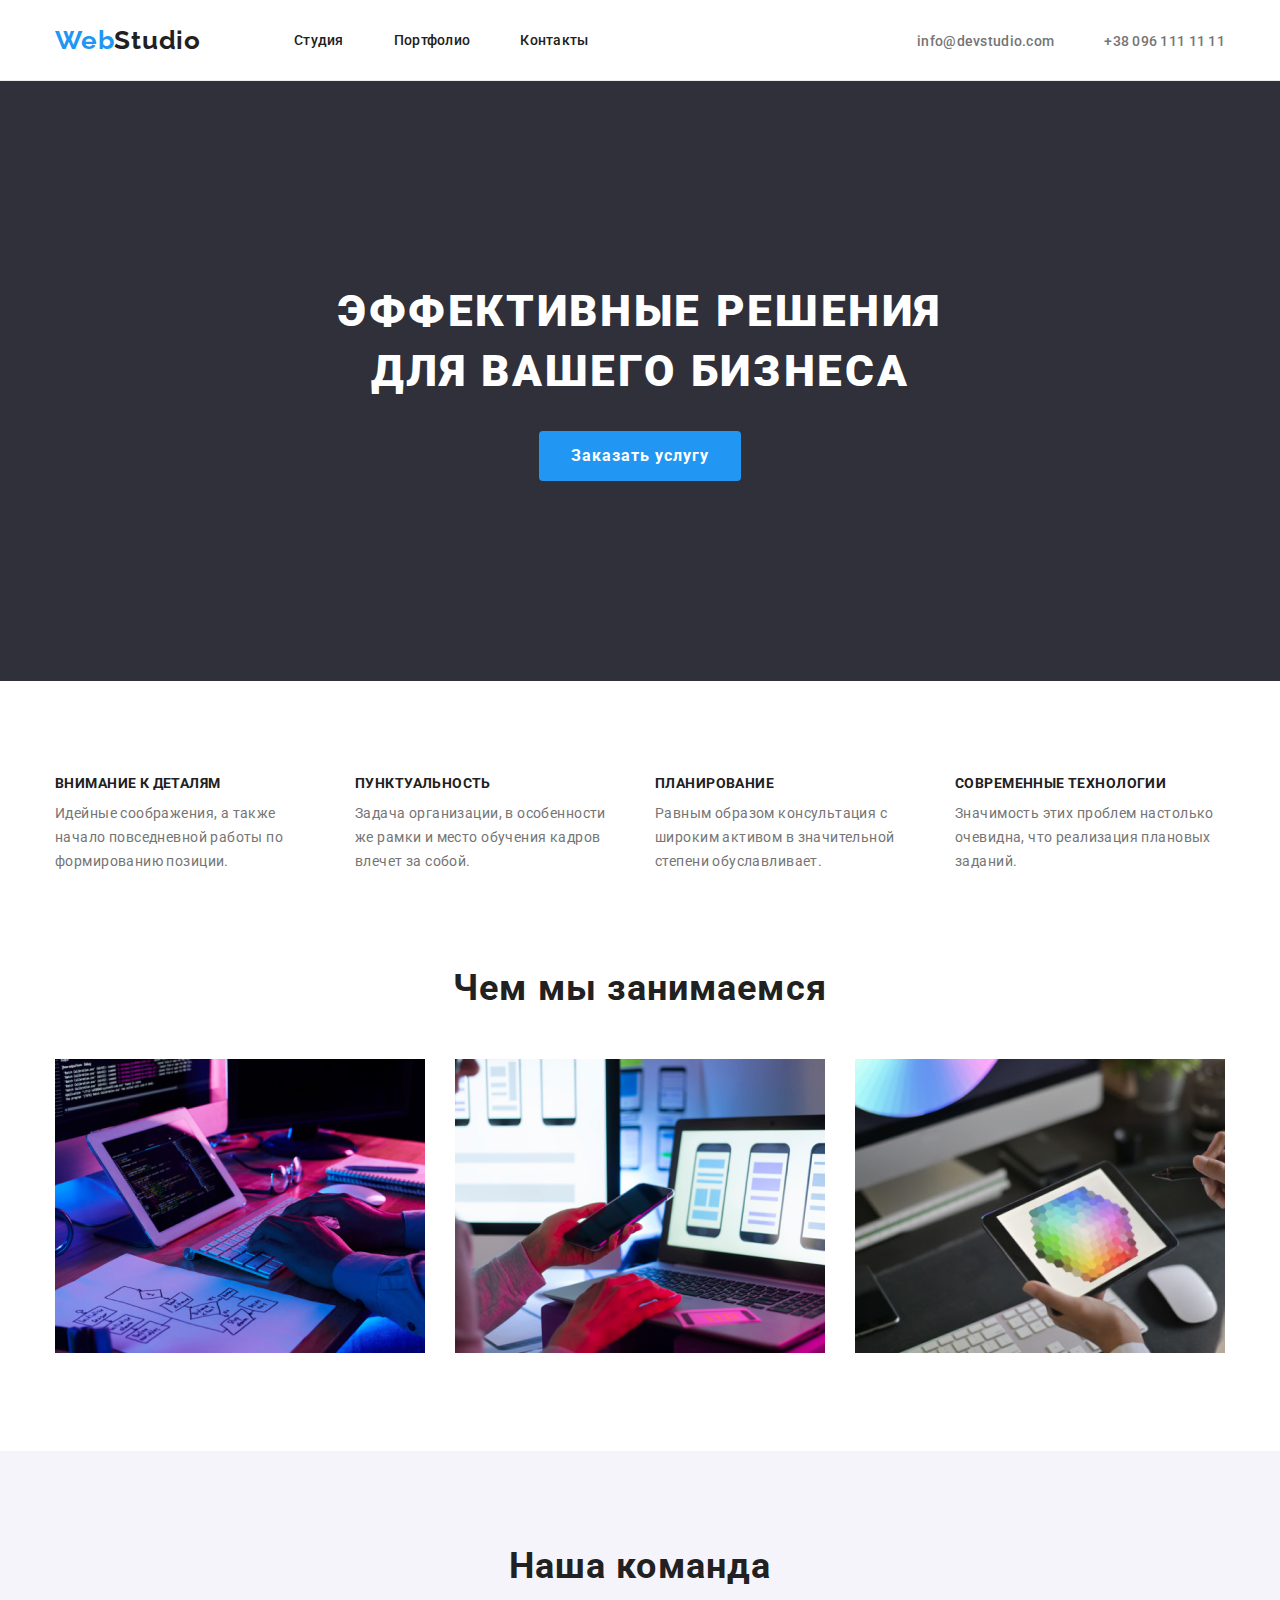
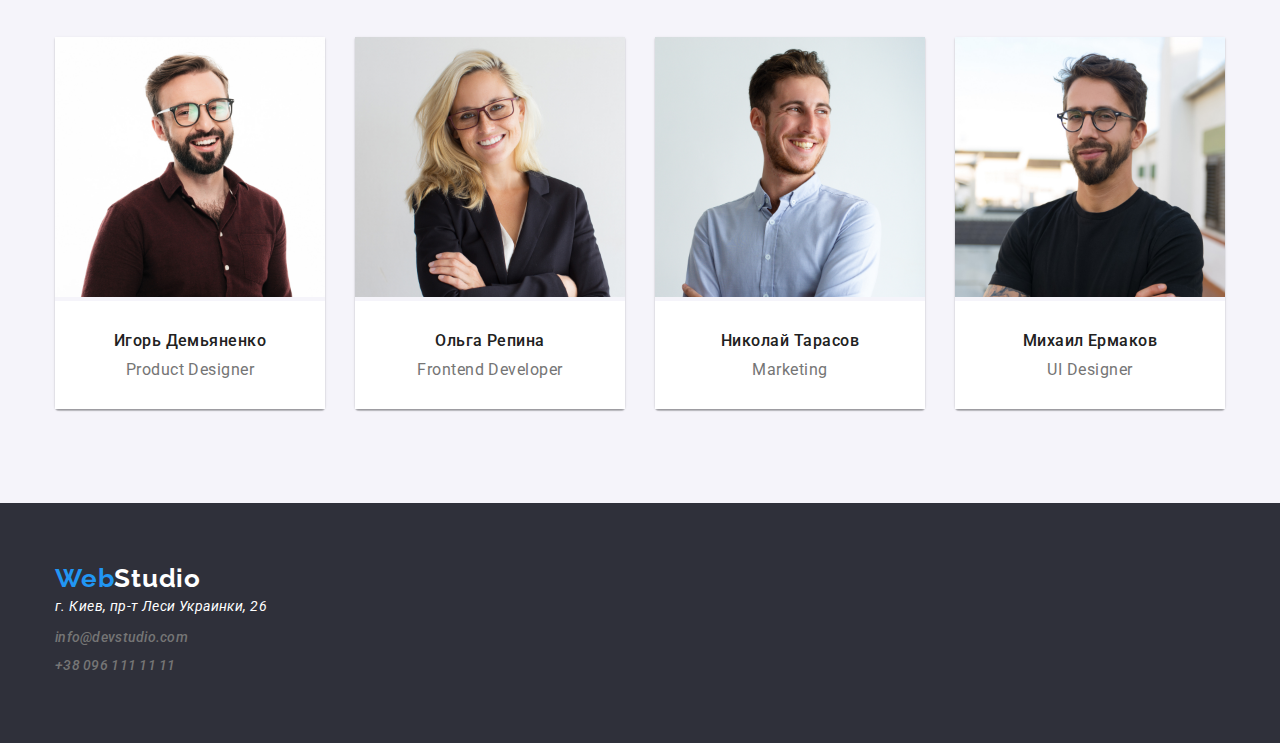
<file: index.html>
<!DOCTYPE html>
<html lang="ru">

<head>
    <meta charset="UTF-8">
    <meta http-equiv="X-UA-Compatible" content="IE=edge">
    <meta name="viewport" content="width=device-width, initial-scale=1.0">
    <title>Web Studio</title>
    <link rel="preconnect" href="https://fonts.googleapis.com">
    <link rel="preconnect" href="https://fonts.gstatic.com" crossorigin>
    <link
        href="https://fonts.googleapis.com/css2?family=Raleway:wght@700&family=Roboto:wght@400;500;700;900&display=swap"
        rel="stylesheet">
    <link rel="stylesheet" href="https://cdnjs.cloudflare.com/ajax/libs/modern-normalize/1.1.0/modern-normalize.min.css"
        integrity="sha512-wpPYUAdjBVSE4KJnH1VR1HeZfpl1ub8YT/NKx4PuQ5NmX2tKuGu6U/JRp5y+Y8XG2tV+wKQpNHVUX03MfMFn9Q=="
        crossorigin="anonymous" referrerpolicy="no-referrer" />
        <link rel="stylesheet" href="./css/style.css">
</head>

<body>
    <!--Шапка-->
    <header class="header">
        <div class="container header-container">
            <nav class="nav-page">
                <a href="./index.html" class="logo"> Web<span class="black-logo">Studio</span></a>
                <ul class="list">
                    <li class="header-item"><a href="./index.html" class="header-link">Студия</a></li>
                    <li class="header-item"><a href="./portfolio.html" class="header-link">Портфолио</a></li>
                    <li class="header-item"><a href="" class="header-link">Контакты</a></li>
                </ul>
            </nav>
            <ul class="contacts">
                <li class="contacts-item"><a href="mailto:info@devstudio.com"
                        class="contacts-link">info@devstudio.com</a></li>
                <li class="contacts-item"><a href="tel:+380961111111" class="contacts-link">+38 096 111 11 11</a></li>
            </ul>
        </div>
    </header>
    <main>
        <div>
            <section class="hero">
                <div class="container">
                <h1 class="hero-title">Эффективные решения для вашего бизнеса</h1>
                <button type="button" class="hero-button"> Заказать услугу</button>
                </div>
            </section>
        </div>
        <!--Особенности кампании -->
        <section class="section peculiarities-section">
            <h2 class="hide">Особенности</h2>
            <div class="container">
                <ul class="peculiarities-list">
                    <li class="peculiarities-item">
                        <h3 class="peculiarities-item-title">Внимание к деталям</h3>
                        <p class="peculiarities-item-text">Идейные соображения, а также начало повседневной работы по
                            формированию позиции.</p>
                    </li>
                    <li class="peculiarities-item">
                        <h3 class="peculiarities-item-title">Пунктуальность</h3>
                        <p class="peculiarities-item-text">Задача организации, в особенности же рамки и место обучения
                            кадров влечет за собой.</p>
                    </li>
                    <li class="peculiarities-item">
                        <h3 class="peculiarities-item-title">Планирование</h3>
                        <p class="peculiarities-item-text">Равным образом консультация с широким активом в значительной
                            степени обуславливает.</p>
                    </li>
                    <li class="peculiarities-item">
                        <h3 class="peculiarities-item-title">Современные технологии</h3>
                        <p class="peculiarities-item-text">Значимость этих проблем настолько очевидна, что реализация
                            плановых заданий.</p>
                    </li>
                </ul>
            </div>
        </section>
        <!--Род деятельности-->
        <section class="section occupation-section">
            <h2 class="occupation-title">Чем мы занимаемся</h2>
            <div class="container">
                <ul class="occupation-list">
                    <li class="occupation-item"><img src="./images/box1.jpg" alt="программирование" width="370"
                            height="294"></li>
                    <li class="occupation-item"><img src="./images/box2.jpg" alt="разработка мобильного приложения"
                            width="370" height="294"></li>
                    <li class="occupation-item"><img src="./images/box3.jpg" alt="Графический дизайн" width="370"
                            height="294"></li>
                </ul>
            </div>
        </section>

        <!--Наша команда-->
        <section class="section team-section">
            <h2 class="team-title">Наша команда</h2>
            <div class="container">
                <ul class="team-list">
                    <li class="team-item">
                        <img src="./images/product-designer.jpg" alt="Product Designer" width="270" height="260">
                        <div class="employee-content">
                            <h3 class="employee">Игорь Демьяненко</h3>
                            <p class="position" lang="en">Product Designer</p>
                        </div>
                        
                    </li>
                    <li class="team-item">
                        <img src="./images/frontend-developer.jpg" alt="Frontend Developer" width="270" height="260">
                        <div class="employee-content">
                            <h3 class="employee">Ольга Репина</h3>
                            <p class="position" lang="en">Frontend Developer</p>
                        </div>
                     
                    </li>
                    <li class="team-item">
                        <img src="./images/marketng.jpg" alt="Marketing" width="270" height="260">
                        <div class="employee-content">
                            <h3 class="employee">Николай Тарасов</h3>
                            <p class="position" lang="en">Marketing</p>
                        </div>
                        
                    </li>
                    <li class="team-item">
                        <img src="./images/ui-designer.jpg" alt="UI Designer" width="270" height="260">
                        <div class="employee-content">
                            <h3 class="employee">Михаил Ермаков</h3>
                            <p class="position" lang="en">UI Designer</p>
                        </div>
                      
                    </li>
                </ul>
            </div>
        </section>
    </main>
    <!--Подвал-->
    <footer class="footer"> 
        <div class="container">
        <a href="./index.html" class="logo footer-logo"> Web<span class="white-logo">Studio</span></a>
        <address>
            <p class="actual-address">г. Киев, пр-т Леси Украинки, 26 </p>
            <ul>
                <li class="contacts-item footer-contacts-item"><a href="mailto:info@devstudio.com" class="contacts-link">info@devstudio.com</a></li>
                <li class="contacts-item footer-contacts-item"><a href="tel:+380961111111" class="contacts-link">+38 096 111 11 11</a></li>
            </ul>
        </address>
        </div>
    </footer>

</body>

</html>
</file>
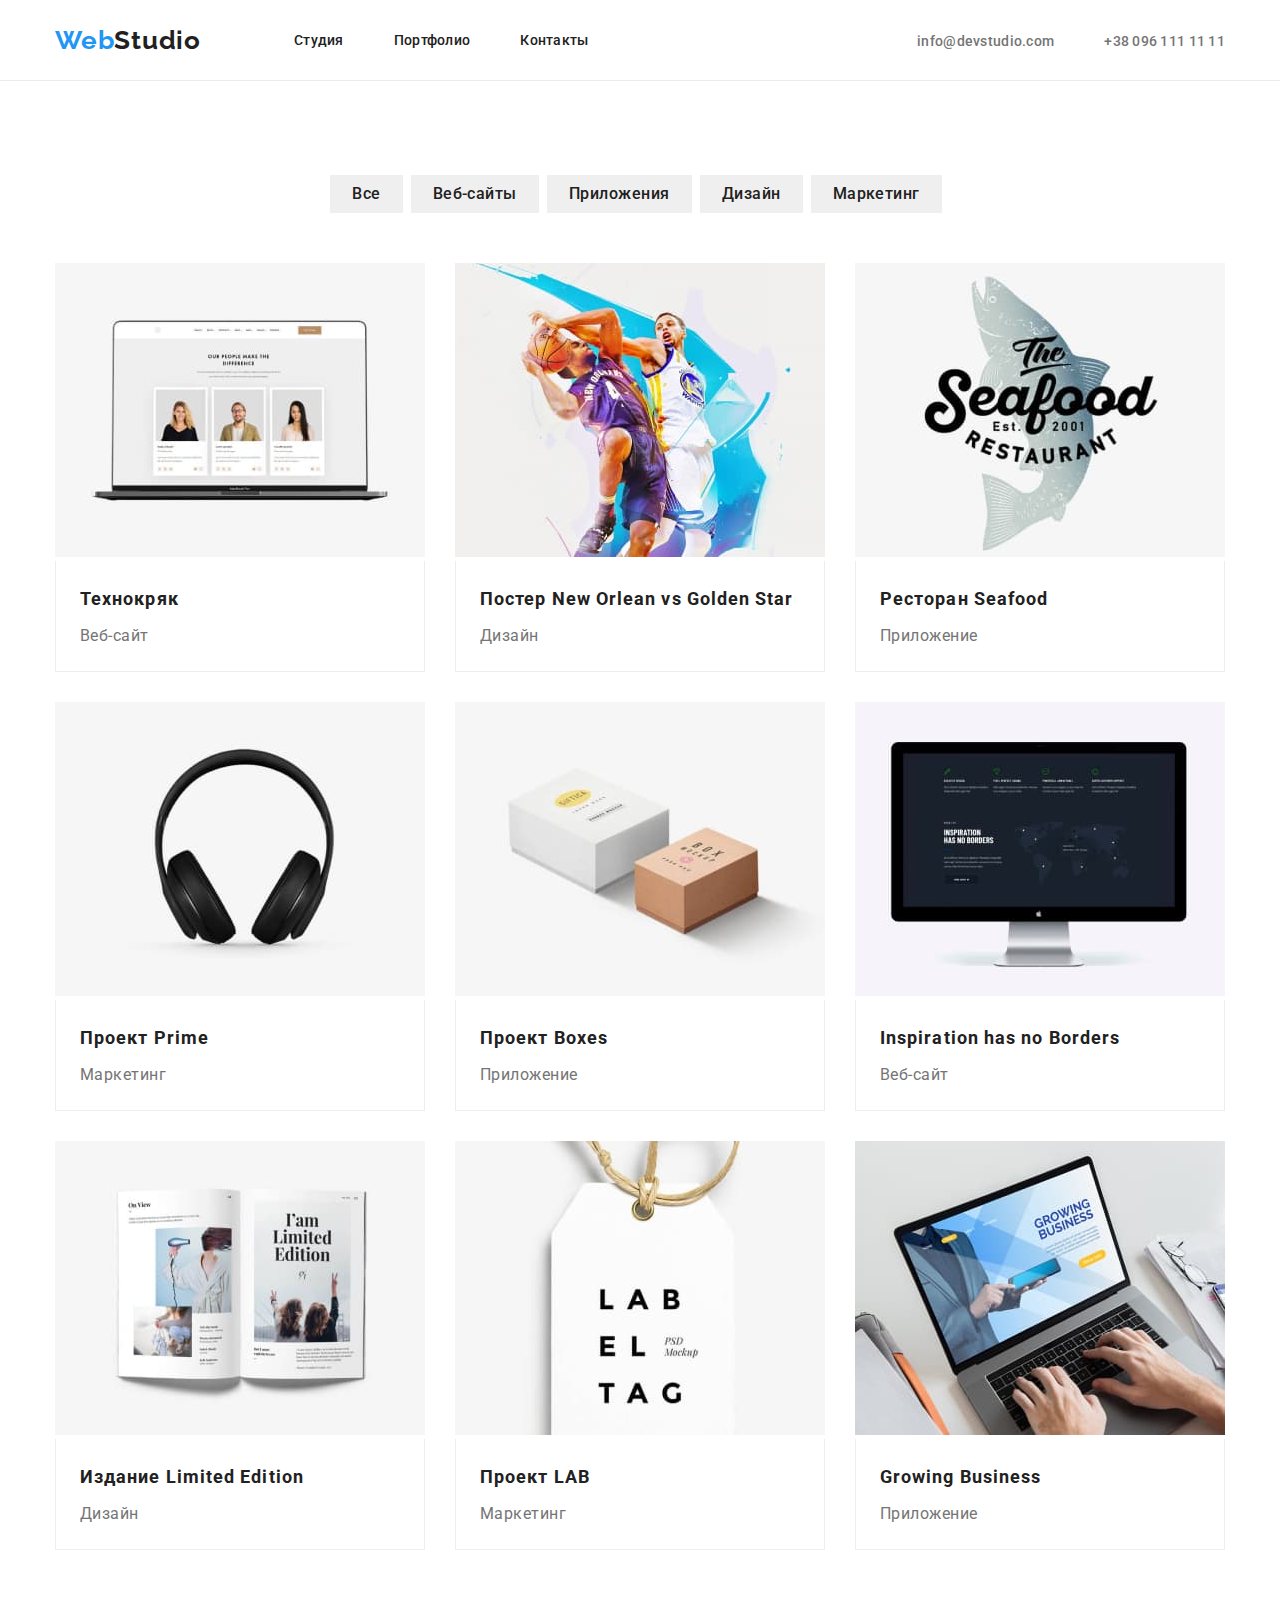
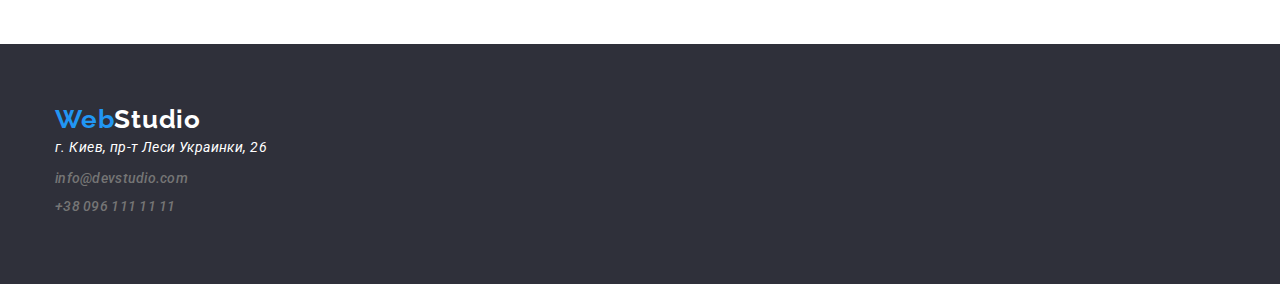
<file: portfolio.html>
<!DOCTYPE html>
<html lang="ru">
<head>
    <meta charset="UTF-8">
    <meta http-equiv="X-UA-Compatible" content="IE=edge">
    <meta name="viewport" content="width=device-width, initial-scale=1.0">
    <title>Portfolio</title>
        <link rel="preconnect" href="https://fonts.googleapis.com">
        <link rel="preconnect" href="https://fonts.gstatic.com" crossorigin>
        <link href="https://fonts.googleapis.com/css2?family=Raleway:wght@700&family=Roboto:wght@400;500;700;900&display=swap"
            rel="stylesheet">
        <link rel="stylesheet" href="https://cdnjs.cloudflare.com/ajax/libs/modern-normalize/1.1.0/modern-normalize.min.css"
            integrity="sha512-wpPYUAdjBVSE4KJnH1VR1HeZfpl1ub8YT/NKx4PuQ5NmX2tKuGu6U/JRp5y+Y8XG2tV+wKQpNHVUX03MfMFn9Q=="
            crossorigin="anonymous" referrerpolicy="no-referrer" />
        <link rel="stylesheet" href="./css/style.css">

</head>
<body>
    <!--Шапка-->
    <header class="header">
        <div class="container header-container">
            <nav class="nav-page">
                <a href="./index.html" class="logo"> Web<span class="black-logo">Studio</span></a>
                <ul class="list">
                    <li class="header-item"><a href="./index.html" class="header-link">Студия</a></li>
                    <li class="header-item"><a href="./portfolio.html" class="header-link">Портфолио</a></li>
                    <li class="header-item"><a href="" class="header-link">Контакты</a></li>
                </ul>
            </nav>
            <ul class="contacts">
                <li class="contacts-item"><a href="mailto:info@devstudio.com" class="contacts-link">info@devstudio.com</a>
                </li>
                <li class="contacts-item"><a href="tel:+380961111111" class="contacts-link">+38 096 111 11 11</a></li>
            </ul>
        </div>
    </header>
    <main>
        <!-- Портфолио -->
        <section class="portfolio-section section">
            <h2 class="hide">Наши работы</h2>
            <div class="container">
                <ul class="projects-categories">
                    <li class="projects-categories-item"><button class="projects-categories-btn" type="button">Все</button></li>
                    <li class="projects-categories-item"><button class="projects-categories-btn" type="button">Веб-сайты</button></li>
                    <li class="projects-categories-item"><button class="projects-categories-btn" type="button">Приложения</button></li>
                    <li class="projects-categories-item"><button class="projects-categories-btn" type="button">Дизайн</button></li>
                    <li class="projects-categories-item"><button class="projects-categories-btn" type="button">Маркетинг</button></li>
                </ul>
                <ul class="projects-list">
                    <li class="projects-item">
                        <a href="">
                            <img src="./images/project1.jpg" alt="Technoquack website" width="370" height="294">
                            <div class="projects-content">
                                <h2 class="projects-name">Технокряк</h2>
                                <p class="projects-description">Веб-сайт</p>
                            </div>
                            
                        </a>
                    </li>
                    <li class="projects-item">
                        <a href="">
                            <img src="./images/project2.jpg" alt="Poster New Orlean vs Golden Star" width="370" height="294">
                            <div class="projects-content">
                                    <h2 class="projects-name">Постер New Orlean vs Golden Star</h2>
                                    <p class="projects-description">Дизайн</p>
                            </div>
                        
                        </a>
                    </li>
                    <li class="projects-item">
                        <a href="">
                            <img src="./images/project3.jpg" alt="Restaurant Seafood" width="370" height="294">
                            <div class="projects-content">
                                <h2 class="projects-name">Ресторан Seafood</h2>
                                <p class="projects-description">Приложение</p>
                            </div>
                           
                        </a>
                    </li>
                    <li class="projects-item">
                        <a href="">
                            <img src="./images/project4.jpg" alt="Project Prime" width="370" height="294">
                            <div class="projects-content">
                                <h2 class="projects-name">Проект Prime</h2>
                                <p class="projects-description">Маркетинг</p>
                            </div>
                         
                        </a>
                    </li>
                    <li class="projects-item">
                        <a href="">
                            <img src="./images/project5.jpg" alt="Project Boxes" width="370" height="294">
                            <div class="projects-content">
                                    <h2 class="projects-name">Проект Boxes</h2>
                                    <p class="projects-description">Приложение</p>
                            </div>
                        
                        </a>
                    </li>
                    <li class="projects-item">
                        <a href="">
                            <img src="./images/project6.jpg" alt="Inspiration has no Borders" width="370" height="294">
                            <div class="projects-content">
                                <h2 class="projects-name">Inspiration has no Borders</h2>
                                <p class="projects-description">Веб-сайт</p>
                            </div>
                           
                        </a>
                    </li>
                    <li class="projects-item">
                        <a href="">
                            <img src="./images/project7.jpg" alt="Limited Editoin" width="370" height="294">
                            <div class="projects-content">
                                <h2 class="projects-name">Издание Limited Edition</h2>
                                <p class="projects-description">Дизайн</p>
                            </div>
                         
                        </a>
                    </li>
                    <li class="projects-item">
                        <a href="">
                            <img src="./images/project8.jpg" alt="Project LAB" width="370" height="294">
                            <div class="projects-content">
                                <h2 class="projects-name">Проект LAB</h2>
                                <p class="projects-description">Маркетинг</p>
                            </div>
                            
                        </a>
                    </li>
                    <li class="projects-item">
                        <a href="">
                            <img src="./images/project9.jpg" alt="Growing Business" width="370" height="294">
                            <div class="projects-content">
                                <h2 class="projects-name">Growing Business</h2>
                                <p class="projects-description">Приложение</p>
                            </div>
                            
                        </a>
                    </li>
                </ul>
            </div>
            
        </section>        
    </main>
    <!--Подвал-->
<footer class="footer">
    <div class="container">
        <a href="./index.html" class="logo footer-logo"> Web<span class="white-logo">Studio</span></a>
        <address>
            <p class="actual-address">г. Киев, пр-т Леси Украинки, 26 </p>
            <ul>
                <li class="contacts-item footer-contacts-item"><a href="mailto:info@devstudio.com"
                        class="contacts-link">info@devstudio.com</a></li>
                <li class="contacts-item footer-contacts-item"><a href="tel:+380961111111" class="contacts-link">+38 096
                        111 11 11</a></li>
            </ul>
        </address>
    </div>
</footer>
</body>
</html>
</file>
<file: css/style.css>
:root {
  --main-color: #212121;
  --secondary-color: #757575;
  --white-color: #fff;
  --main-font: "Roboto", sans-serif;
  --secondary-font: "Raleway", sans-serif;
}

*,
*::after,
*::before {
  padding: 0;
  margin: 0;
  box-sizing: border-box;
}
a {
  text-decoration: none;
}
button {
  cursor: pointer;
  border: none;
  font-family: inherit;
}
input {
  outline: none;
}
ul li {
  list-style: none;
}
body {
  font-size: 16px;
  font-weight: 400;
  font-style: normal;
  font-family: var(--main-font);
}
.section {
  padding-bottom: 94px;
  padding-top: 94px;
}
.container {
  width: 1200px;
  padding-left: 15px;
  padding-right: 15px;
  margin-left: auto;
  margin-right: auto;
}
/* =====Header===== */
.header {
  border-bottom: 1px solid #ececec;
}
.header-container {
  display: flex;
  align-items: center;
  justify-content: space-between;
}
.nav-page {
  display: flex;
  align-items: center;
}
.list {
  display: flex;
  align-items: center;
}

.logo {
  padding-top: 24px;
  padding-bottom: 24px;
  font-family: var(--secondary-font);
  font-weight: bold;
  font-size: 26px;
  line-height: calc(31 / 26);
  letter-spacing: 0.03em;
  color: #2196f3;
  margin-right: 93px;
}
.contacts {
  display: flex;
  justify-content: flex-end;
}
.black-logo {
  color: var(--main-color);
}
.header-item:not(:last-child) {
  margin-right: 50px;
}
.contacts-item:not(:last-child) {
  margin-right: 50px;
}
.header-link {
  display: inline-block;
  padding-top: 32px;
  padding-bottom: 32px;
  font-family: var(--main-font);
  font-weight: 500;
  font-size: 14px;
  line-height: calc(16 / 14);
  letter-spacing: 0.02em;
  color: var(--main-color);
}
.contacts-link {
  padding-top: 32px;
  padding-bottom: 32px;
  font-family: var(--main-font);
  font-weight: 500;
  font-size: 14px;
  line-height: calc(16 / 14);
  letter-spacing: 0.02em;
  color: var(--secondary-color);
}
.contacts-link:hover,
.header-link:hover,
.contacts-link:focus,
.header-link:focus {
  color: #2196f3;
}
/* =====Hero===== */
.hero .container {
  display: flex;
  justify-content: center;
  align-items: center;
  flex-direction: column;
}

.hero {
  padding-top: 200px;
  padding-bottom: 200px;
  background: #2f303a;
  height: 600px;
}
.hero-title {
  width: 696px;
  font-family: var(--main-font);
  font-weight: 900;
  font-size: 44px;
  line-height: calc(60 / 44);
  text-align: center;
  letter-spacing: 0.06em;
  text-transform: uppercase;
  color: var(--white-color);
  margin-bottom: 30px;
}

.hero-button {
  border-radius: 4px;
  display: flex;
  justify-content: center;
  align-items: center;
  padding: 10px 32px;
  background: #2196f3;
  font-family: var(--main-font);
  font-weight: bold;
  font-size: 16px;
  line-height: calc(30 / 16);
  text-align: center;
  letter-spacing: 0.06em;
  color: var(--white-color);
}
.hero-button:hover,
.hero-button:focus {
  background: #188ce8;
}
/* =====Peculiarities Section===== */
.peculiarities-section {
  padding-bottom: 0px;
}
.peculiarities-list {
  margin: -15px;
  display: flex;
}
.hide {
  width: 1px;
  height: 1px;
  overflow: hidden;
  opacity: 0;
  margin-top: -1px;
}
.peculiarities-item {
  flex-basis: calc((100% - 120px) / 3);
  margin: 15px;
  width: calc(100% / 4 - 30px);
}
.peculiarities-item-title {
  margin-bottom: 10px;
  font-family: var(--main-font);
  font-weight: bold;
  font-size: 14px;
  line-height: calc(16 / 14);
  letter-spacing: 0.03em;
  text-transform: uppercase;
  color: var(--main-color);
}
.peculiarities-item-text {
  font-family: var(--main-font);
  font-weight: normal;
  font-size: 14px;
  line-height: calc(24 / 14);
  letter-spacing: 0.03em;
  color: var(--secondary-color);
}
/* =====Occupation Section===== */

.occupation-list {
  display: flex;
  flex-basis: calc((100% - 90px) / 3);
  justify-content: space-between;
}
.occupation-item:not(:last-child) {
  margin-right: 30px;
}
.occupation-title,
.team-title {
  font-family: var(--main-font);
  font-weight: bold;
  font-size: 36px;
  line-height: calc(42 / 36);
  text-align: center;
  letter-spacing: 0.03em;
  color: var(--main-color);
  margin-bottom: 50px;
}
/* =====Our Team Section===== */
.team-section {
  background-color: #f5f4fa;
}
.team-list {
  display: flex;
  flex-wrap: wrap;
}
.team-item {
  box-shadow: 0px 1px 3px rgba(0, 0, 0, 0.12), 0px 1px 1px rgba(0, 0, 0, 0.14),
    0px 2px 1px rgba(0, 0, 0, 0.2);
  border-radius: 0px 0px 4px 4px;
}
.team-item:not(:nth-child(4n)) {
  margin-right: 30px;
}

.employee-content {
  background-color: var(--white-color);
  padding-top: 30px;
  padding-bottom: 30px;
}

.employee {
  text-align: center;
  margin-bottom: 10px;
  font-family: var(--main-font);
  font-weight: 500;
  font-size: 16px;
  line-height: calc(19 / 16);
  letter-spacing: 0.03em;
  color: var(--main-color);
}
.position {
  font-family: var(--main-font);
  font-weight: normal;
  font-size: 16px;
  line-height: calc(19 / 16);
  text-align: center;
  letter-spacing: 0.03em;
  color: var(--secondary-color);
}
/* =====Footer===== */
.footer {
  background: #2f303a;
  padding-top: 60px;
  padding-bottom: 60px;
}
.footer-logo {
  margin-bottom: 20px;
}
.white-logo {
  color: var(--white-color);
}
.actual-address {
  font-family: var(--main-font);
  font-weight: normal;
  font-size: 14px;
  line-height: calc(24 / 14);
  letter-spacing: 0.03em;
  color: var(--white-color);
}
.footer-contacts-item,
.actual-address {
  margin-bottom: 9px;
  margin-top: 0px;
}

/* =====Portfolio===== */
.projects-categories {
  display: flex;
  justify-content: center;
  margin-bottom: 50px;
}
.projects-categories-btn {
  margin-right: 8px;
  padding: 6px 22px;
  font-family: var(--main-font);
  font-weight: 500;
  font-size: 16px;
  line-height: calc(26 / 16);
  text-align: center;
  letter-spacing: 0.03em;
  color: var(--main-color);
}
.projects-categories-btn:hover,
.projects-categories-btn:focus {
  background: #2196f3;
  color: var(--white-color);
}
.projects-list {
  display: flex;
  flex-wrap: wrap;
}
.projects-item:not(:nth-child(3n)) {
  margin-right: 30px;
}

.projects-item:not(:nth-last-child(-n + 3)) {
  margin-bottom: 30px;
}
.projects-content {
  padding: 20px 24px;
  border: 1px solid #eeeeee;
  border-top: none;
}

.projects-name {
  margin-bottom: 4px;
  font-family: var(--main-font);
  font-weight: bold;
  font-size: 18px;
  line-height: calc(36 / 18);
  letter-spacing: 0.06em;
  color: var(--main-color);
}
.projects-description {
  font-family: var(--main-font);
  font-weight: normal;
  font-size: 16px;
  line-height: calc(30 / 16);
  letter-spacing: 0.03em;
  color: var(--secondary-color);
}
</file>
